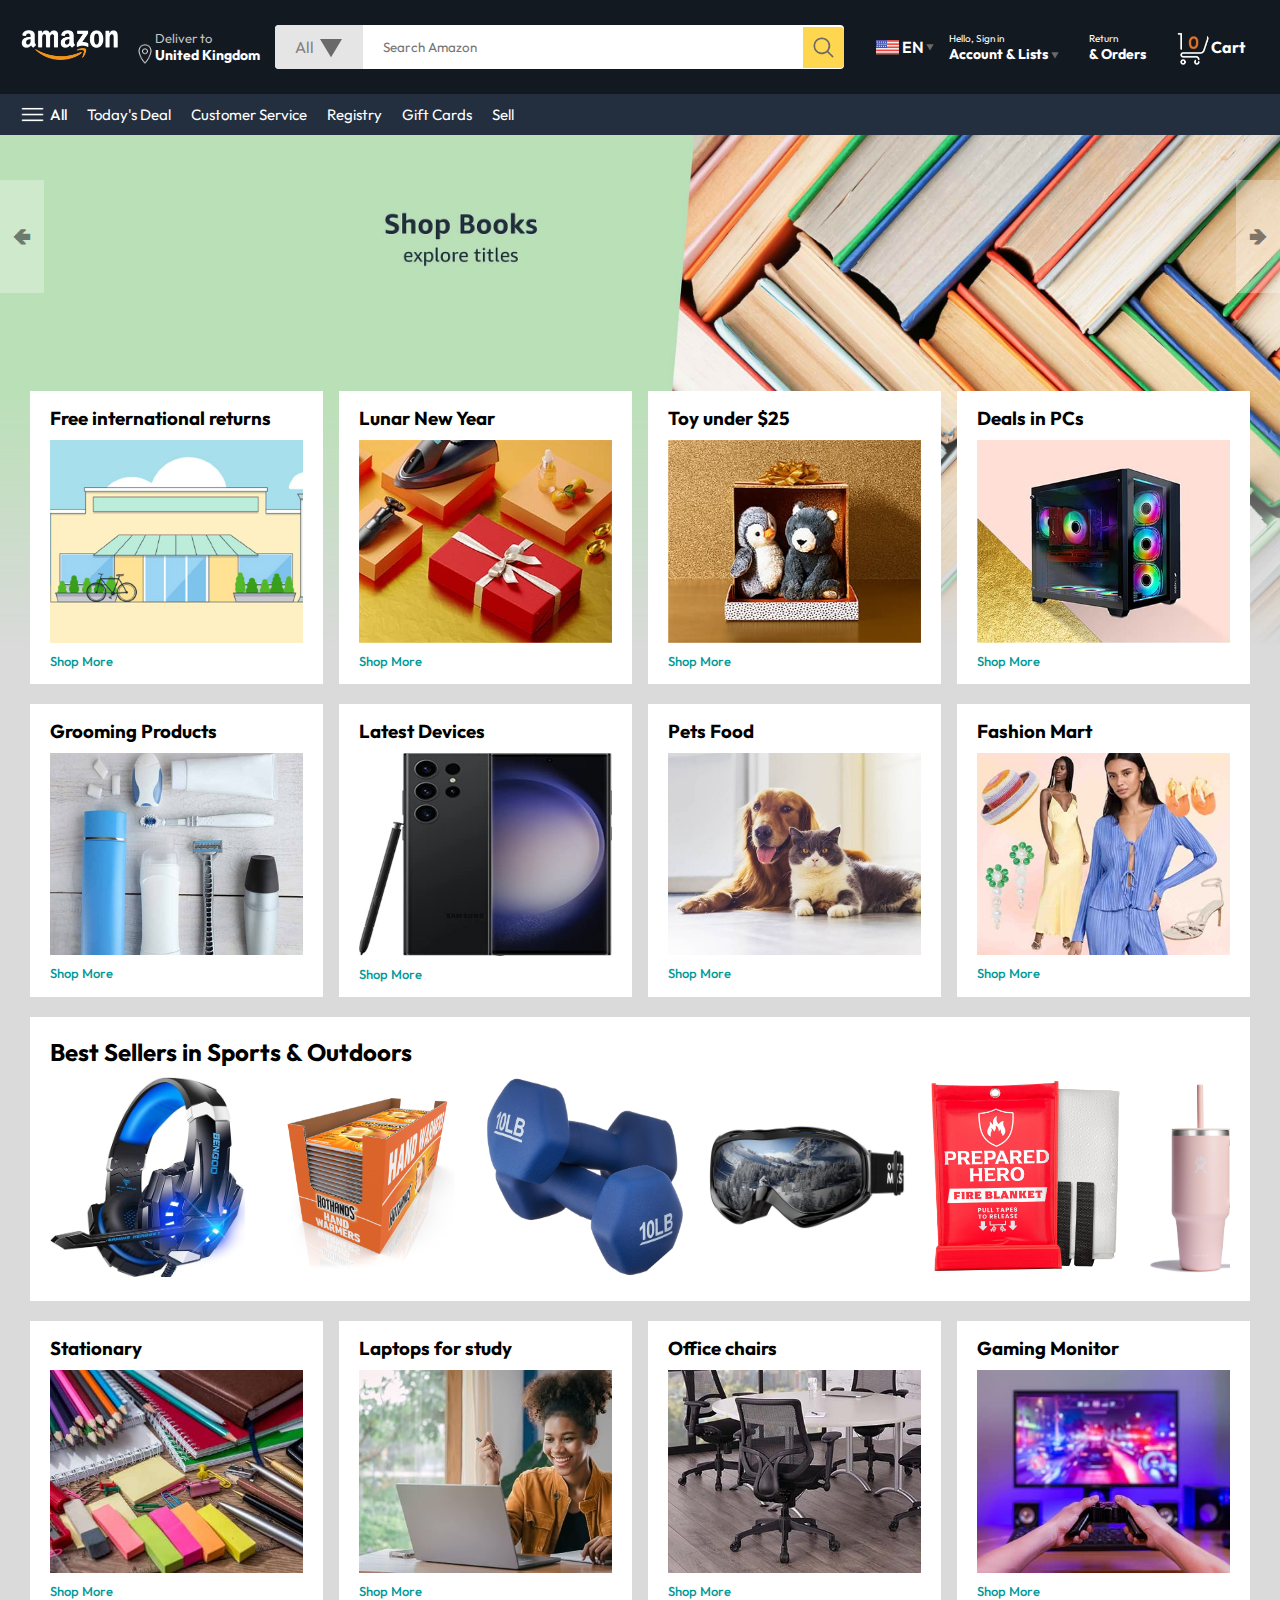
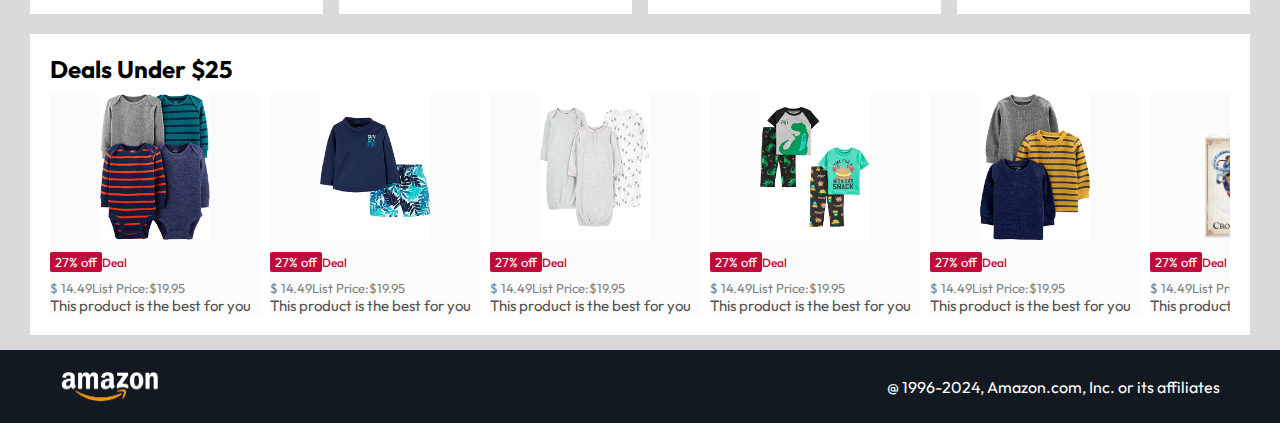
<file: index.html>
<!DOCTYPE html>
<html lang="en">
  <head>
    <meta charset="UTF-8" />
    <meta name="viewport" content="width=device-width, initial-scale=1.0" />
    <title>Amazon Clone</title>
    <link rel="stylesheet" href="style.css" />
  </head>
  <body>
    <nav>
      <a href="/"><img src="amazon_logo.png" width="100" alt="" /></a>

      <div class="nav-country">
        <img src="location_icon.png" height="20" alt="" />
        <div>
          <p>Deliver to</p>
          <h1>United Kingdom</h1>
        </div>
      </div>

      <div class="nav-search">
        <div class="nav-search-category">
          <p>All</p>
          <img src="dropdown_icon.png" alt="" />
        </div>
        <input
          type="text"
          class="nav-search-input"
          placeholder="Search Amazon"
        />
        <img src="search_icon.png" class="nav-search-icon" alt="" />
      </div>

      <div class="nav-language">
        <img src="us_flag.png" width="25px" alt="" />
        <p>EN</p>
        <img src="dropdown_icon.png" width="8px" alt="" />
      </div>

      <div class="nav-text">
        <p><a href="/signin.html">Hello, Sign in</a></p>
        <h1>
          Account & Lists <img src="dropdown_icon.png" width="8px" alt="" />
        </h1>
      </div>

      <div class="nav-text">
        <p>Return</p>
        <h1>& Orders</h1>
      </div>

      <a href="/signin.html" class="mobile-user-icon" style="display: none;">
        <img src="user.png" alt="">
      </a>
      
      <a href="/cart.html" class="nav-cart">
        <img src="cart_icon.png" width="35px" alt="" />
        <h4>Cart</h4>
      </a>
    </nav>

    <div class="nav-bottom">
      <div>
        <img src="menu_icon.png" width="25px" alt="" />
        <p>All</p>
      </div>
      <p>Today's Deal</p>
      <p>Customer Service</p>
      <p>Registry</p>
      <p>Gift Cards</p>
      <p>Sell</p>
    </div>

<div class="header-slider">
    <a href="#" class="control_prev">&#129144</a>
    <a href="#" class="control_next">&#129146</a>

    <ul>
        <img src="header1.jpg" class="header-img" alt="">
        <img src="header2.jpg" class="header-img" alt="">
        <img src="header3.jpg" class="header-img" alt="">
        <img src="header4.jpg" class="header-img" alt="">
        <img src="header5.jpg" class="header-img" alt="">
        <img src="header6.jpg" class="header-img" alt="">
    </ul>
</div>

<div class="box-row header-box">
  <div class="box-col">
    <h3>Free international returns</h3>
    <img src="box1-1.jpg" alt="">
    <a href="">Shop More</a>
  </div>
  <div class="box-col">
    <h3>Lunar New Year</h3>
    <img src="box1-2.jpg" alt="">
    <a href="">Shop More</a>
  </div>
  <div class="box-col">
    <h3>Toy under $25</h3>
    <img src="box1-3.jpg" alt="">
    <a href="">Shop More</a>
  </div>
  <div class="box-col">
    <h3>Deals in PCs</h3>
    <img src="box1-4.jpg" alt="">
    <a href="">Shop More</a>
  </div>
</div>

<div class="box-row">
  <div class="box-col">
    <h3>Grooming Products</h3>
    <img src="box2-1.jpg" alt="">
    <a href="">Shop More</a>
  </div>
  <div class="box-col">
    <h3>Latest Devices</h3>
    <img src="box2-2.jpg" alt="">
    <a href="">Shop More</a>
  </div>
  <div class="box-col">
    <h3>Pets Food</h3>
    <img src="box2-3.jpg" alt="">
    <a href="">Shop More</a>
  </div>
  <div class="box-col">
    <h3>Fashion Mart</h3>
    <img src="box2-4.jpg" alt="">
    <a href="">Shop More</a>
  </div>
</div>

<div class="product-slider">
  <h2>Best Sellers in Sports & Outdoors</h2>
  <div class="products">
    <a href="/product.html"> <img src="product_img.jpg" alt=""></a>
    <img src="product1-1.jpg" alt="">
    <img src="product1-2.jpg" alt="">
    <img src="product1-3.jpg" alt="">
    <img src="product1-4.jpg" alt="">
    <img src="product1-5.jpg" alt="">
    <img src="product1-6.jpg" alt="">
    <img src="product1-7.jpg" alt="">
    <img src="product1-8.jpg" alt="">
    <img src="product1-9.jpg" alt="">
    <img src="product1-10.jpg" alt="">
  </div>
</div>

<div class="box-row">
  <div class="box-col">
    <h3>Stationary</h3>
    <img src="box3-1.jpg" alt="">
    <a href="">Shop More</a>
  </div>
  <div class="box-col">
    <h3>Laptops for study</h3>
    <img src="box3-2.jpg" alt="">
    <a href="">Shop More</a>
  </div>
  <div class="box-col">
    <h3>Office chairs</h3>
    <img src="box3-3.jpg" alt="">
    <a href="">Shop More</a>
  </div>
  <div class="box-col">
    <h3>Gaming Monitor</h3>
    <img src="box3-4.jpg" alt="">
    <a href="">Shop More</a>
  </div>
</div>

<div class="product-slider-with-price">
  <h2>Deals Under $25</h2>
  <div class="products">
    <div class="product-card">
      <div class="product-img-container">
        <img src="product2-1.jpg" alt="">
      </div>
      <div class="product-offer">
        <p>27% off</p><span>Deal</span>
      </div>
      <p class="product-price">$ <span>14.49</span>List Price:$19.95</p>
      <h4>This product is the best for you</h4>
    </div>

    <div class="product-card">
      <div class="product-img-container">
        <img src="product2-2.jpg" alt="">
      </div>
      <div class="product-offer">
        <p>27% off</p><span>Deal</span>
      </div>
      <p class="product-price">$ <span>14.49</span>List Price:$19.95</p>
      <h4>This product is the best for you</h4>
    </div>

    <div class="product-card">
      <div class="product-img-container">
        <img src="product2-3.jpg" alt="">
      </div>
      <div class="product-offer">
        <p>27% off</p><span>Deal</span>
      </div>
      <p class="product-price">$ <span>14.49</span>List Price:$19.95</p>
      <h4>This product is the best for you</h4>
    </div>
    <div class="product-card">
      <div class="product-img-container">
        <img src="product2-4.jpg" alt="">
      </div>
      <div class="product-offer">
        <p>27% off</p><span>Deal</span>
      </div>
      <p class="product-price">$ <span>14.49</span>List Price:$19.95</p>
      <h4>This product is the best for you</h4>
    </div>
    <div class="product-card">
      <div class="product-img-container">
        <img src="product2-5.jpg" alt="">
      </div>
      <div class="product-offer">
        <p>27% off</p><span>Deal</span>
      </div>
      <p class="product-price">$ <span>14.49</span>List Price:$19.95</p>
      <h4>This product is the best for you</h4>
    </div>
    <div class="product-card">
      <div class="product-img-container">
        <img src="product2-6.jpg" alt="">
      </div>
      <div class="product-offer">
        <p>27% off</p><span>Deal</span>
      </div>
      <p class="product-price">$ <span>14.49</span>List Price:$19.95</p>
      <h4>This product is the best for you</h4>
    </div>
    <div class="product-card">
      <div class="product-img-container">
        <img src="product2-7.jpg" alt="">
      </div>
      <div class="product-offer">
        <p>27% off</p><span>Deal</span>
      </div>
      <p class="product-price">$ <span>14.49</span>List Price:$19.95</p>
      <h4>This product is the best for you</h4>
    </div>
    <div class="product-card">
      <div class="product-img-container">
        <img src="product2-8.jpg" alt="">
      </div>
      <div class="product-offer">
        <p>27% off</p><span>Deal</span>
      </div>
      <p class="product-price">$ <span>14.49</span>List Price:$19.95</p>
      <h4>This product is the best for you</h4>
    </div>
    <div class="product-card">
      <div class="product-img-container">
        <img src="product2-9.jpg" alt="">
      </div>
      <div class="product-offer">
        <p>27% off</p><span>Deal</span>
      </div>
      <p class="product-price">$ <span>14.49</span>List Price:$19.95</p>
      <h4>This product is the best for you</h4>
    </div>
    <div class="product-card">
      <div class="product-img-container">
        <img src="product2-10.jpg" alt="">
      </div>
      <div class="product-offer">
        <p>27% off</p><span>Deal</span>
      </div>
      <p class="product-price">$ <span>14.49</span>List Price:$19.95</p>
      <h4>This product is the best for you</h4>
    </div>
    <div class="product-card">
      <div class="product-img-container">
        <img src="product2-11.jpg" alt="">
      </div>
      <div class="product-offer">
        <p>27% off</p><span>Deal</span>
      </div>
      <p class="product-price">$ <span>14.49</span>List Price:$19.95</p>
      <h4>This product is the best for you</h4>
    </div>
    <div class="product-card">
      <div class="product-img-container">
        <img src="product2-12.jpg" alt="">
      </div>
      <div class="product-offer">
        <p>27% off</p><span>Deal</span>
      </div>
      <p class="product-price">$ <span>14.49</span>List Price:$19.95</p>
      <h4>This product is the best for you</h4>
    </div>
  </div>
</div>

<footer>
  <img src="amazon_logo.png" width="100" alt="">
  <p>@ 1996-2024, Amazon.com, Inc. or its affiliates</p>
</footer>



<script src="script.js"></script>
  </body>
</html>
</file>
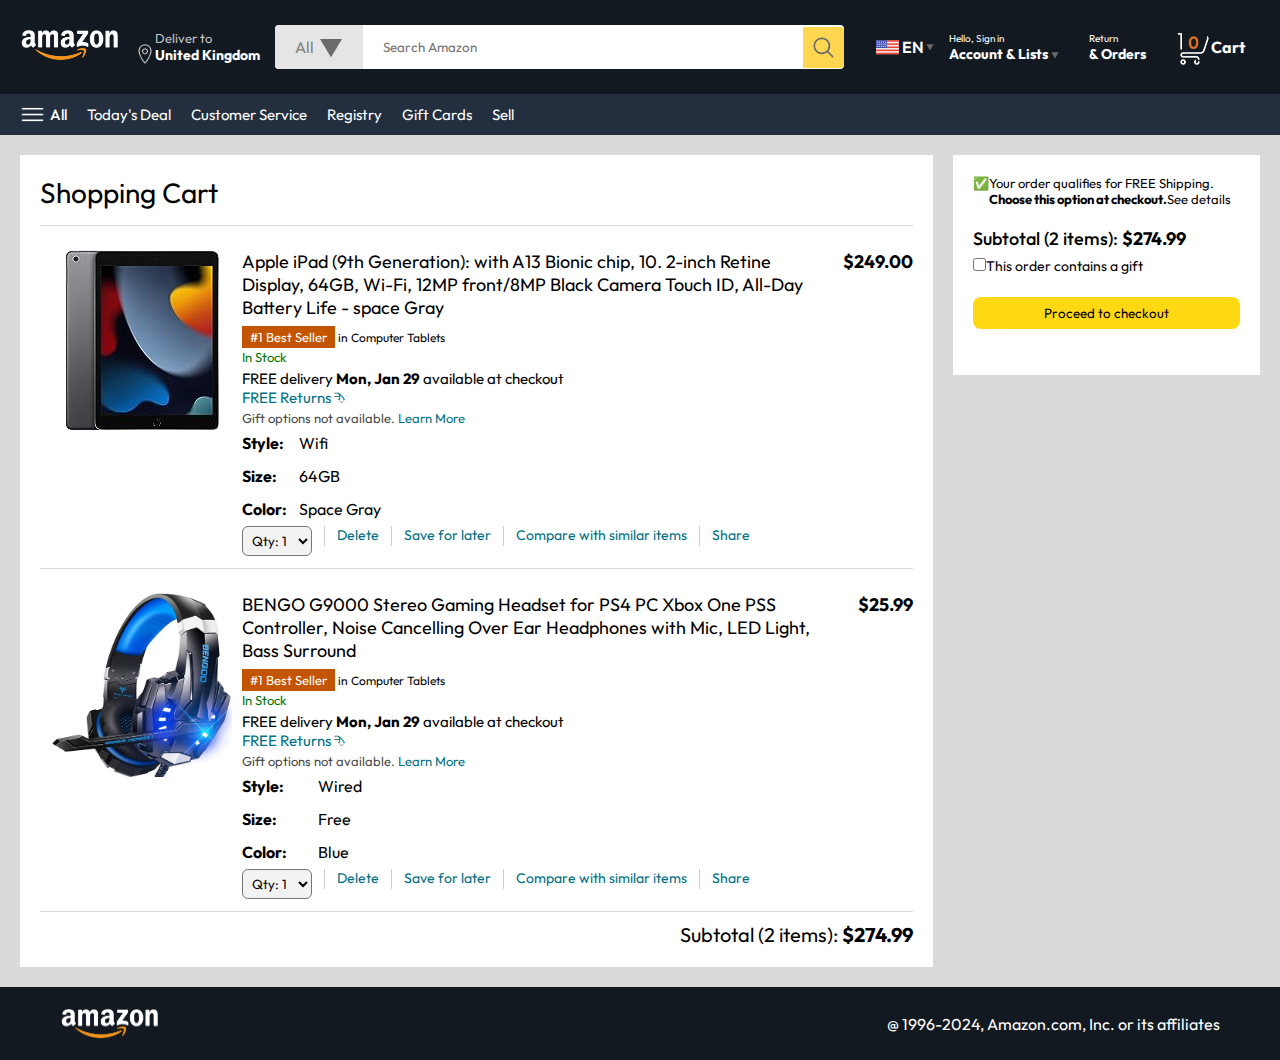
<file: cart.html>
<!DOCTYPE html>
<html lang="en">
<head>
    <meta charset="UTF-8">
    <meta name="viewport" content="width=device-width, initial-scale=1.0">
    <title>Cart</title>
    <link rel="stylesheet" href="style.css">
    <link rel="stylesheet" href="cart.css">
</head>
<body>
    <nav>
        <a href="/"><img src="amazon_logo.png" width="100" alt="" /></a>
  
        <div class="nav-country">
          <img src="location_icon.png" height="20" alt="" />
          <div>
            <p>Deliver to</p>
            <h1>United Kingdom</h1>
          </div>
        </div>
  
        <div class="nav-search">
          <div class="nav-search-category">
            <p>All</p>
            <img src="dropdown_icon.png" alt="" />
          </div>
          <input
            type="text"
            class="nav-search-input"
            placeholder="Search Amazon"
          />
          <img src="search_icon.png" class="nav-search-icon" alt="" />
        </div>
  
        <div class="nav-language">
          <img src="us_flag.png" width="25px" alt="" />
          <p>EN</p>
          <img src="dropdown_icon.png" width="8px" alt="" />
        </div>
  
        <div class="nav-text">
          <p><a href="/signin.html">Hello, Sign in</a></p>
          <h1>
            Account & Lists <img src="dropdown_icon.png" width="8px" alt="" />
          </h1>
        </div>
  
        <div class="nav-text">
          <p>Return</p>
          <h1>& Orders</h1>
        </div>

        <a href="/signin.html" class="mobile-user-icon" style="display: none;">
          <img src="user.png" alt="">
        </a>
        
        <a href="" class="nav-cart">
          <img src="cart_icon.png" width="35px" alt="" />
          <h4>Cart</h4>
        </a>
      </nav>
  
      <div class="nav-bottom">
        <div>
          <img src="menu_icon.png" width="25px" alt="" />
          <p>All</p>
        </div>
        <p>Today's Deal</p>
        <p>Customer Service</p>
        <p>Registry</p>
        <p>Gift Cards</p>
        <p>Sell</p>
      </div>


<div class="cart">
    <div class="cart-left">
        <h1>Shopping Cart</h1>
        <hr>
        <div class="product-cart-list">
            <img src="ipad_img.jpg" alt="" width="180px">
            <div>
                <div class="product-cart-titleprice">
                    <p>Apple iPad (9th Generation): with A13 Bionic chip, 10.
                        2-inch Retine Display, 64GB, Wi-Fi, 12MP front/8MP Black
                        Camera Touch ID, All-Day Battery Life - space Gray 
                    </p><p><b>$249.00</b></p>
                </div>
                <p class="product-cart-bestseller"> <span>#1 Best Seller</span> in Computer Tablets</p>
                <p class="product-cart-stock">In Stock</p>
                <p class="product-cart-delivery">FREE delivery <b>Mon, Jan 29 </b>available at checkout</p>
                <p class="product-cart-return">FREE Returns &#11191</p>
                <p class="product-cart-giftoption">Gift options not available. <span>Learn More</span> </p>

<div class="product-cart-specs">
  <p><b>Style:</b></p><p>Wifi</p>
  <p><b>Size:</b></p><p>64GB</p>
  <p><b>Color:</b></p><p>Space Gray</p>
</div>

<div class="cart-list-action">
  <select>
    <option value="1">Qty: 1</option>
    <option value="2">Qty: 2</option>
    <option value="3">Qty: 3</option>
    <option value="4">Qty: 4</option>
    <option value="5">Qty: 5</option>
  </select>
  <hr>
  <p class="action-btn">Delete</p>
  <hr>
  <p class="action-btn">Save for later</p>
  <hr>
  <p class="action-btn">Compare with similar items</p>
  <hr>
  <p class="action-btn">Share</p>

</div>
</div>
</div>
<hr>
        <div class="product-cart-list">
          <img src="product_img.jpg" alt="" width="180px">
          <div>
              <div class="product-cart-titleprice">
                  <p>BENGO G9000 Stereo Gaming Headset for PS4 PC Xbox One PSS
                    Controller, Noise Cancelling Over Ear Headphones with Mic, LED
                    Light, Bass Surround</p>
                    <p><b>$25.99</b></p>
              </div>
              <p class="product-cart-bestseller"> <span>#1 Best Seller</span> in Computer Tablets</p>
              <p class="product-cart-stock">In Stock</p>
              <p class="product-cart-delivery">FREE delivery <b>Mon, Jan 29 </b>available at checkout</p>
              <p class="product-cart-return">FREE Returns &#11191</p>
              <p class="product-cart-giftoption">Gift options not available. <span>Learn More</span> </p>

<div class="product-cart-specs">
<p><b>Style:</b></p><p>Wired</p>
<p><b>Size:</b></p><p>Free</p>
<p><b>Color:</b></p><p>Blue</p>
</div>

<div class="cart-list-action">
<select>
  <option value="1">Qty: 1</option>
  <option value="2">Qty: 2</option>
  <option value="3">Qty: 3</option>
  <option value="4">Qty: 4</option>
  <option value="5">Qty: 5</option>
</select>
<hr>
<p class="action-btn">Delete</p>
<hr>
<p class="action-btn">Save for later</p>
<hr>
<p class="action-btn">Compare with similar items</p>
<hr>
<p class="action-btn">Share</p>

</div>
</div>
</div>
<hr>

<div class="cart-list-subtotal">
  Subtotal (2 items): <b>$274.99</b>
</div>
    </div>

    <div class="cart-right">
      <div class="cart-free-delivery">
        <p>&#x2705</p>
        <p>Your order qualifies for FREE Shipping. <b>Choose this option at checkout.</b>See details</p>
      </div>
      <p class="cart-subtotal"> Subtotal (2 items): <b>$274.99</b></p>
      <p class="cart-right-gift"><input type="checkbox">This order contains a gift</p>
      <button>Proceed to checkout</button>
    </div>
</div>
<footer>
  <img src="amazon_logo.png" width="100" alt="">
  <p>@ 1996-2024, Amazon.com, Inc. or its affiliates</p>
</footer>    
</body>
</html>
</file>
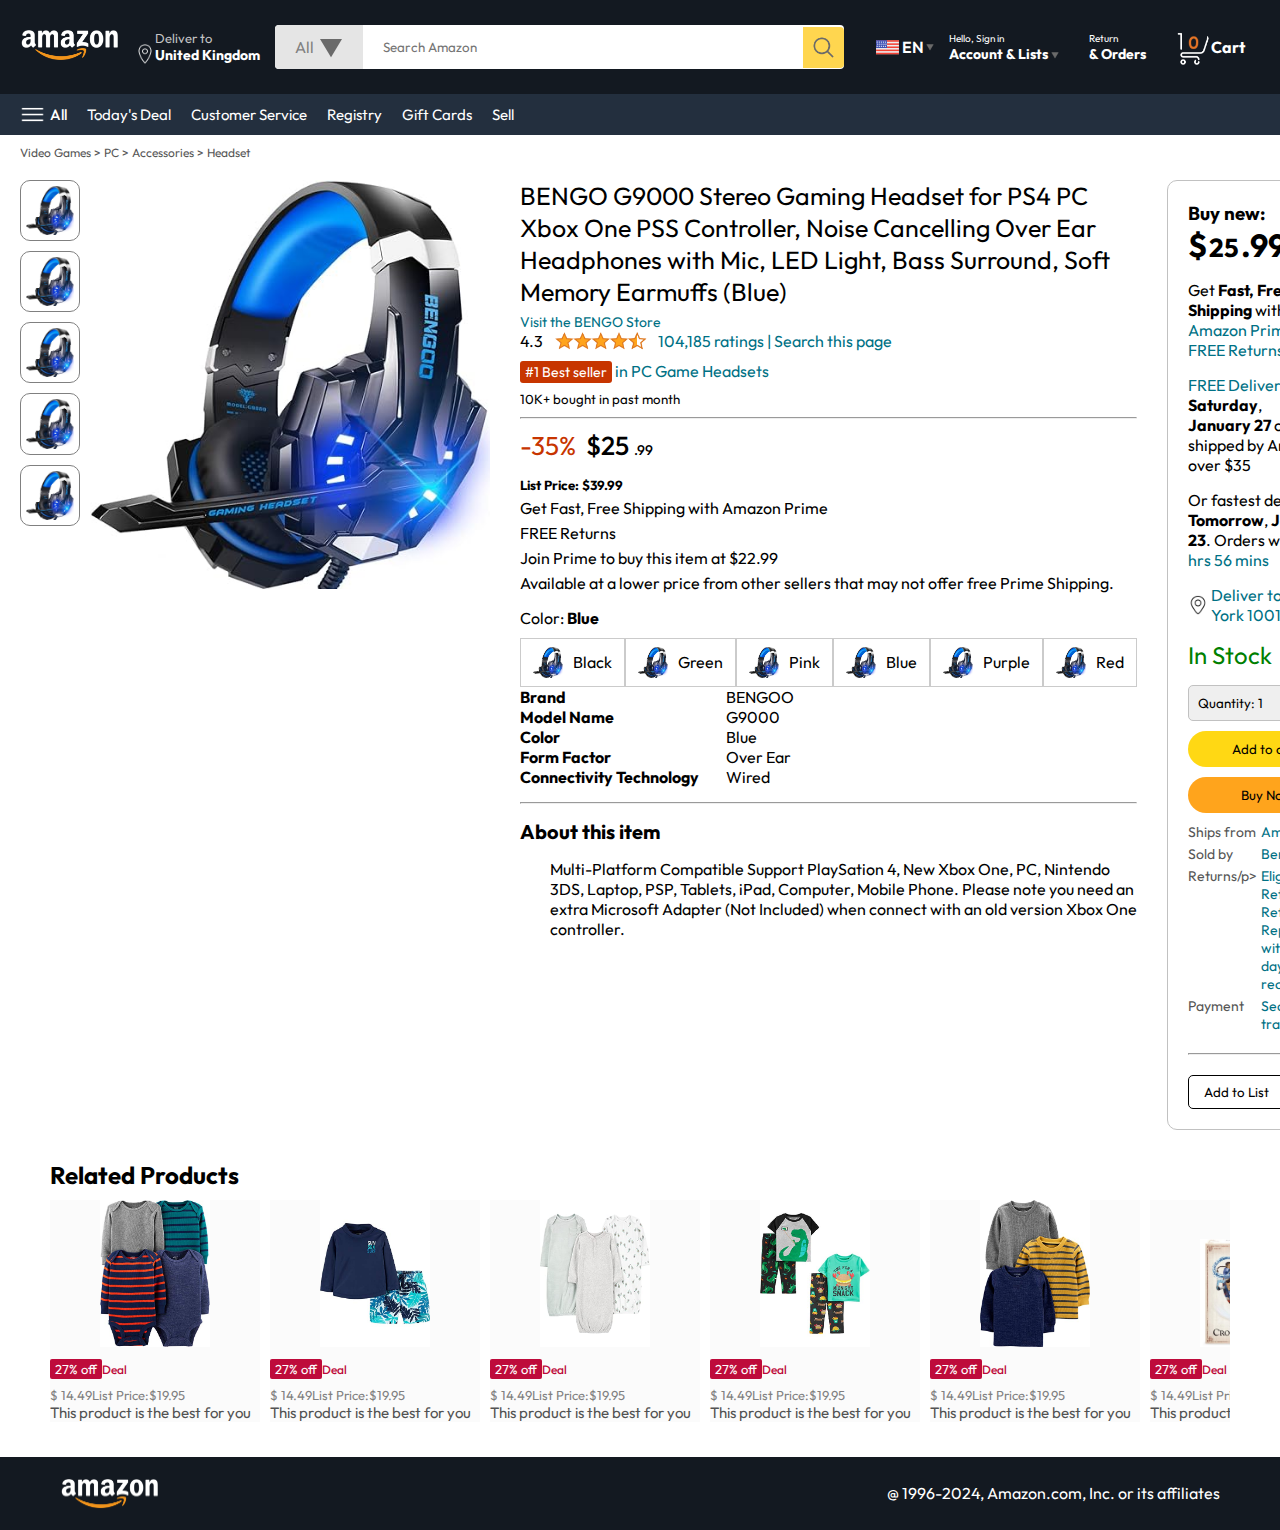
<file: product.html>
<!DOCTYPE html>
<html lang="en">
<head>
    <meta charset="UTF-8">
    <meta name="viewport" content="width=device-width, initial-scale=1.0">
    <title>Product Page</title>
    <link rel="stylesheet" href="style.css">
    <link rel="stylesheet" href="product.css">
</head>
<body>
    <nav>
        <a href="/"><img src="amazon_logo.png" width="100" alt="" /></a>
  
        <div class="nav-country">
          <img src="location_icon.png" height="20" alt="" />
          <div>
            <p>Deliver to</p>
            <h1>United Kingdom</h1>
          </div>
        </div>
  
        <div class="nav-search">
          <div class="nav-search-category">
            <p>All</p>
            <img src="dropdown_icon.png" alt="" />
          </div>
          <input
            type="text"
            class="nav-search-input"
            placeholder="Search Amazon"
          />
          <img src="search_icon.png" class="nav-search-icon" alt="" />
        </div>
  
        <div class="nav-language">
          <img src="us_flag.png" width="25px" alt="" />
          <p>EN</p>
          <img src="dropdown_icon.png" width="8px" alt="" />
        </div>
  
        <div class="nav-text">
          <p><a href="/signin.html">Hello, Sign in</a></p>
          <h1>
            Account & Lists <img src="dropdown_icon.png" width="8px" alt="" />
          </h1>
        </div>
  
        <div class="nav-text">
          <p>Return</p>
          <h1>& Orders</h1>
        </div>
          
      <a href="/signin.html" class="mobile-user-icon" style="display: none;">
        <img src="user.png" alt="">
      </a>

        <a href="/cart.html" class="nav-cart">
          <img src="cart_icon.png" width="35px" alt="" />
          <h4>Cart</h4>
        </a>
      </nav>

      
    <div class="nav-bottom">
        <div>
          <img src="menu_icon.png" width="25px" alt="" />
          <p>All</p>
        </div>
        <p>Today's Deal</p>
        <p>Customer Service</p>
        <p>Registry</p>
        <p>Gift Cards</p>
        <p>Sell</p>
      </div>

<p class="breadcrum">Video Games > PC > Accessories > Headset</p>

<div class="product-display">
    <div class="product-d-image">
        <div class="product-icons">
            <img src="product_img.jpg" alt="" width="60">
            <img src="product_img.jpg" alt="" width="60">
            <img src="product_img.jpg" alt="" width="60">
            <img src="product_img.jpg" alt="" width="60">
            <img src="product_img.jpg" alt="" width="60">
        </div>
        <div class="product-main-image">
            <img src="product_img.jpg" alt="" width="400">
        </div>
    </div>
    <div class="product-d-details">
        <p class="product-title">
            BENGO G9000 Stereo Gaming Headset for PS4 PC Xbox One PSS
            Controller, Noise Cancelling Over Ear Headphones with Mic, LED
            Light, Bass Surround, Soft Memory Earmuffs (Blue)
        </p>
        <p class="brand-store">Visit the BENGO Store </p>
        <div class="product-rating">
            <div>
                <div>4.3 <img src="rating_img.png" height="20px" alt=""></div>
            <p>104,185 ratings | Search this page</p>
        </div>
        <p><span>#1 Best seller</span> in PC Game Headsets</p>
        <h5>10K+ bought in past month</h5>
        <hr>
    </div>
<div class="product-d-price">
    <div>
        <p>-35%</p>
        <h1>$25 <span>.99</span></h1>
    </div>
    <h5>List Price: $39.99</h5>
    <p>Get Fast, Free Shipping with Amazon Prime</p>
    <p>FREE Returns</p>
    <p>Join Prime to buy this item at $22.99</p>
    <p>Available at a lower price from other sellers that may not 
        offer free Prime Shipping.
    </p>
</div>

<div class="product-color-selection">
    <p>Color: <b>Blue</b></p>
    <div class="product-color-option">
        <div class="option">
            <img src="product_img.jpg" width="30px" alt="">
            <p>Black</p>
        </div>
        <div class="option">
            <img src="product_img.jpg" width="30px" alt="">
            <p>Green</p>
        </div>
        <div class="option">
            <img src="product_img.jpg" width="30px" alt="">
            <p>Pink</p>
        </div>
        <div class="option">
            <img src="product_img.jpg" width="30px" alt="">
            <p>Blue</p>
        </div>
        <div class="option">
            <img src="product_img.jpg" width="30px" alt="">
            <p>Purple</p>
        </div>
        <div class="option">
            <img src="product_img.jpg" width="30px" alt="">
            <p>Red</p>
        </div>
    </div>
    <div class="product-info">
        <p><b>Brand</b></p><p>BENGOO</p>
        <p><b>Model Name</b></p><p>G9000</p>
        <p><b>Color</b></p><p>Blue</p>
        <p><b>Form Factor</b></p><p>Over Ear</p>
        <p><b>Connectivity Technology</b></p><p>Wired</p>
    </div>
    <hr>
    <div class="product-description">
      <h1>About this item</h1>
      <ul>
        Multi-Platform Compatible Support PlaySation 4, New
          Xbox One, PC, Nintendo 3DS, Laptop, PSP, Tablets, iPad,
          Computer, Mobile Phone. Please note you need an extra 
          Microsoft Adapter (Not Included) when connect with an old
          version Xbox One controller.
      </ul>
    </div>
</div>
</div>

    <div class="product-d-purchase">
      <div class="title">
        <h3>Buy new:</h3><img src="circle_icon.png" width="20px" alt="">
      </div>
      <h1 class="price">$<span>25</span>.99</h1>
      
      <div class="gap">
        <p>Get <b>Fast, Free Shipping </b>with <span>Amazon Prime</span></p>
        <p><span>FREE Returns</span></p>
      </div>

      <div class="gap">
        <p><span>FREE Delivery</span> <b>Saturday</b>, </p>
        <p><b>January 27</b> on orders shipped by Amazon over $35</p>
      </div>

      <div class="gap">
        <p>Or fastest delivery <b>Tomorrow</b>, <b>January 23</b>. Orders
        within <span>10 hrs 56 mins</span></p>
      </div>

      <div class="delivery-location">
        <img src="location_icon_dark.png" alt="" width="20px">
        <p><span>Deliver to New York 10014</span></p>
      </div>
<h2 class="product-stock">In Stock</h2>
<select class="product-quantity">
  <option value="1">Quantity: 1</option>
  <option value="1">Quantity: 2</option>
  <option value="1">Quantity: 3</option>
</select>

<button class="btn">Add to cart</button>
<button class="btn product-buy">Buy Now</button>

<div class="product-seller-info">
  <p>Ships from</p> <p> <span>Amazon</span></p>
  <p>Sold by</p> <p> <span>Bengo Inc.</span></p>
  <p>Returns/p> <p> <span>Eligible for Return, Refund or
    Replacement within 30 days of receipt
  </span></p>
  <p>Payment</p> <p> <span>Secure transaction</span></p>
</div>
<hr>
<button class="product-add-list">Add to List</button>
    </div>
    </div>

    <div class="product-slider-with-price">
      <h2>Related Products</h2>
      <div class="products">
        <div class="product-card">
          <div class="product-img-container">
            <img src="product2-1.jpg" alt="">
          </div>
          <div class="product-offer">
            <p>27% off</p><span>Deal</span>
          </div>
          <p class="product-price">$ <span>14.49</span>List Price:$19.95</p>
          <h4>This product is the best for you</h4>
        </div>
    
        <div class="product-card">
          <div class="product-img-container">
            <img src="product2-2.jpg" alt="">
          </div>
          <div class="product-offer">
            <p>27% off</p><span>Deal</span>
          </div>
          <p class="product-price">$ <span>14.49</span>List Price:$19.95</p>
          <h4>This product is the best for you</h4>
        </div>
    
        <div class="product-card">
          <div class="product-img-container">
            <img src="product2-3.jpg" alt="">
          </div>
          <div class="product-offer">
            <p>27% off</p><span>Deal</span>
          </div>
          <p class="product-price">$ <span>14.49</span>List Price:$19.95</p>
          <h4>This product is the best for you</h4>
        </div>
        <div class="product-card">
          <div class="product-img-container">
            <img src="product2-4.jpg" alt="">
          </div>
          <div class="product-offer">
            <p>27% off</p><span>Deal</span>
          </div>
          <p class="product-price">$ <span>14.49</span>List Price:$19.95</p>
          <h4>This product is the best for you</h4>
        </div>
        <div class="product-card">
          <div class="product-img-container">
            <img src="product2-5.jpg" alt="">
          </div>
          <div class="product-offer">
            <p>27% off</p><span>Deal</span>
          </div>
          <p class="product-price">$ <span>14.49</span>List Price:$19.95</p>
          <h4>This product is the best for you</h4>
        </div>
        <div class="product-card">
          <div class="product-img-container">
            <img src="product2-6.jpg" alt="">
          </div>
          <div class="product-offer">
            <p>27% off</p><span>Deal</span>
          </div>
          <p class="product-price">$ <span>14.49</span>List Price:$19.95</p>
          <h4>This product is the best for you</h4>
        </div>
        <div class="product-card">
          <div class="product-img-container">
            <img src="product2-7.jpg" alt="">
          </div>
          <div class="product-offer">
            <p>27% off</p><span>Deal</span>
          </div>
          <p class="product-price">$ <span>14.49</span>List Price:$19.95</p>
          <h4>This product is the best for you</h4>
        </div>
        <div class="product-card">
          <div class="product-img-container">
            <img src="product2-8.jpg" alt="">
          </div>
          <div class="product-offer">
            <p>27% off</p><span>Deal</span>
          </div>
          <p class="product-price">$ <span>14.49</span>List Price:$19.95</p>
          <h4>This product is the best for you</h4>
        </div>
        <div class="product-card">
          <div class="product-img-container">
            <img src="product2-9.jpg" alt="">
          </div>
          <div class="product-offer">
            <p>27% off</p><span>Deal</span>
          </div>
          <p class="product-price">$ <span>14.49</span>List Price:$19.95</p>
          <h4>This product is the best for you</h4>
        </div>
        <div class="product-card">
          <div class="product-img-container">
            <img src="product2-10.jpg" alt="">
          </div>
          <div class="product-offer">
            <p>27% off</p><span>Deal</span>
          </div>
          <p class="product-price">$ <span>14.49</span>List Price:$19.95</p>
          <h4>This product is the best for you</h4>
        </div>
        <div class="product-card">
          <div class="product-img-container">
            <img src="product2-11.jpg" alt="">
          </div>
          <div class="product-offer">
            <p>27% off</p><span>Deal</span>
          </div>
          <p class="product-price">$ <span>14.49</span>List Price:$19.95</p>
          <h4>This product is the best for you</h4>
        </div>
        <div class="product-card">
          <div class="product-img-container">
            <img src="product2-12.jpg" alt="">
          </div>
          <div class="product-offer">
            <p>27% off</p><span>Deal</span>
          </div>
          <p class="product-price">$ <span>14.49</span>List Price:$19.95</p>
          <h4>This product is the best for you</h4>
        </div>
      </div>
    </div>

    <footer>
      <img src="amazon_logo.png" width="100" alt="">
      <p>@ 1996-2024, Amazon.com, Inc. or its affiliates</p>
    </footer>


<script>
  const scrollContainer = document.querySelectorAll('.products');
for (const item of scrollContainer){
    item.addEventListener('wheel',(evt)=>{
        evt.preventDefault();
        item.scrollLeft += evt.deltaY;
    })
}
</script>
</body>
</html>
</file>
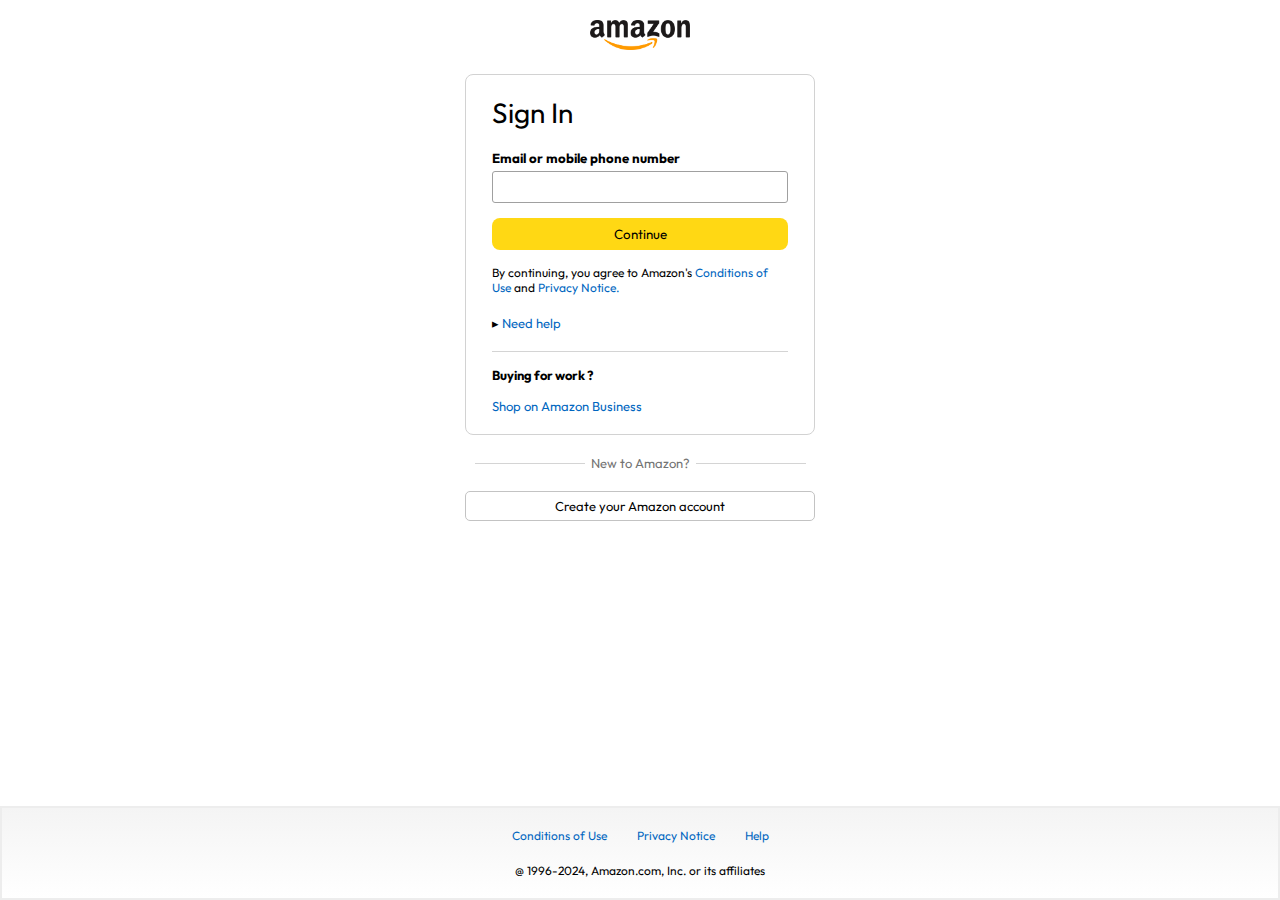
<file: signin.html>
<!DOCTYPE html>
<html lang="en">
<head>
    <meta charset="UTF-8">
    <meta name="viewport" content="width=device-width, initial-scale=1.0">
    <title>Sign In</title>
    <link rel="stylesheet" href="signin.css">
</head>
<body>
    <a href="/"><img class="logo" src="amazon_logo_dark.png" alt="" width="100px"></a>
    <div class="signin-container">
        <h1 class="signin-title">Sign In</h1>
        <h5 class="input-label">Email or mobile phone number</h5>
        <input type="text">
        <button>Continue</button>
        <p class="signin-condition">By continuing, you agree to Amazon's <span>Conditions of Use </span> 
            and <span>Privacy Notice.</span></p>
            <p class="sign-help">&#9656 <span>Need help</span></p>
            <hr>
            <h4>Buying for work ?</h4>
            <p class="signin-business"><span>Shop on Amazon Business</span></p>
    </div>

    <div class="signin-bottom">
        <hr>
        <p>New to Amazon?</p>
        <hr>
    </div>
    <a href="/signup.html"><button class="sign-signup-btn">Create your Amazon account</button></a>
    

    <footer>
        <div class="footer-links">
            <a href="#">Conditions of Use</a>
            <a href="#">Privacy Notice</a>
            <a href="#">Help</a>
        </div>
        <p class="footer-copyright">@ 1996-2024, Amazon.com, Inc. or its affiliates</p>
    </footer>
</body>
</html>
</file>
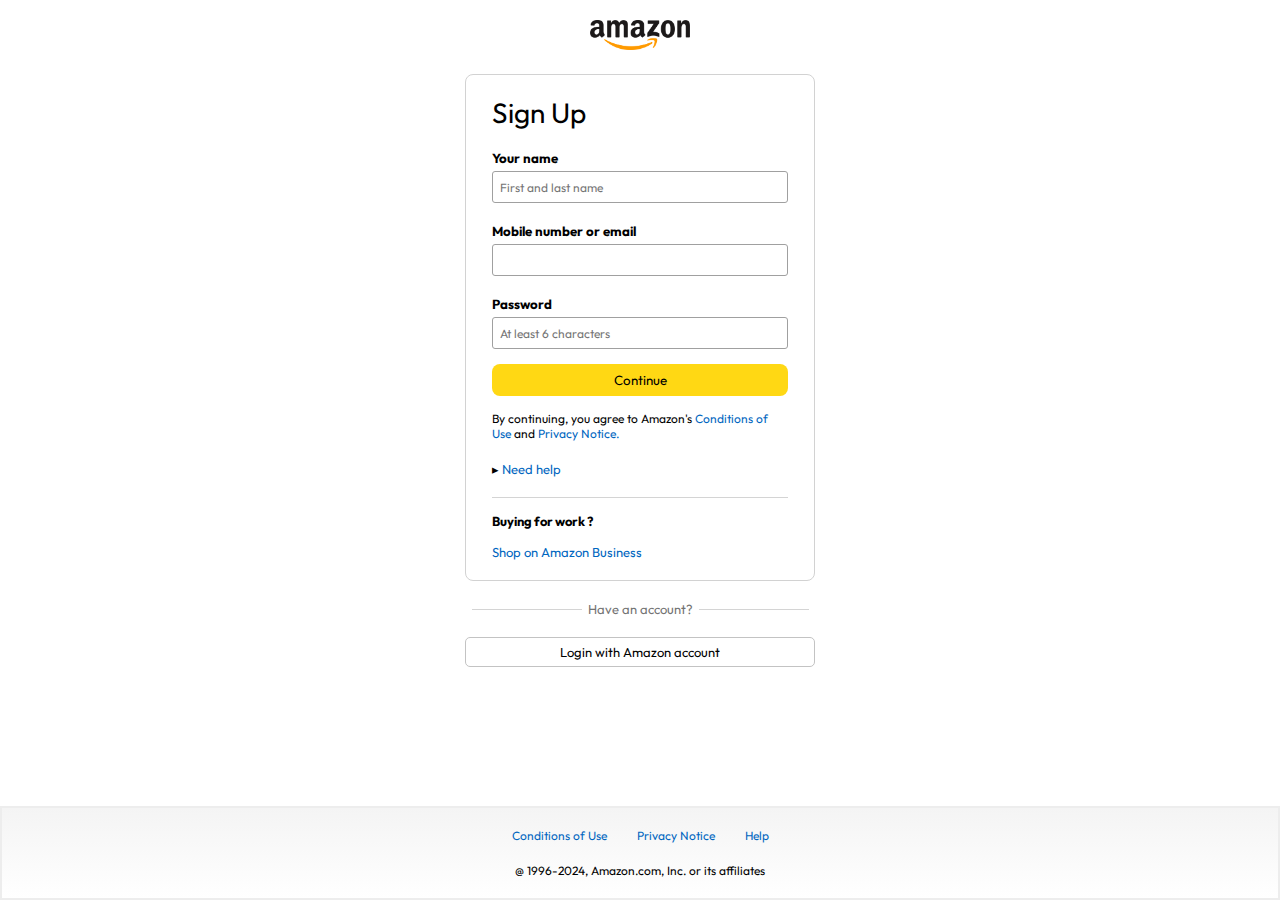
<file: signup.html>
<!DOCTYPE html>
<html lang="en">
<head>
    <meta charset="UTF-8">
    <meta name="viewport" content="width=device-width, initial-scale=1.0">
    <title>Sign Up</title>
    <link rel="stylesheet" href="signin.css">
</head>
<body>
    <a href="/"><img class="logo" src="amazon_logo_dark.png" alt="" width="100px"></a>
    <div class="signin-container">
        <h1 class="signin-title">Sign Up</h1>
        <h5 class="input-label">Your name</h5>
        <input type="text" placeholder="First and last name">
        <h5 class="input-label">Mobile number or email</h5>
        <input type="text">
        <h5 class="input-label">Password</h5>
        <input type="password" placeholder="At least 6 characters">
        <button>Continue</button>
        <p class="signin-condition">By continuing, you agree to Amazon's <span>Conditions of Use </span> 
            and <span>Privacy Notice.</span></p>
            <p class="sign-help">&#9656 <span>Need help</span></p>
            <hr>
            <h4>Buying for work ?</h4>
            <p class="signin-business"><span>Shop on Amazon Business</span></p>
    </div>

    <div class="signin-bottom">
        <hr>
        <p>Have an account?</p>
        <hr>
    </div>
    <a href="/signin.html"><button class="sign-signup-btn">Login with Amazon account</button></a>
    

    <footer>
        <div class="footer-links">
            <a href="#">Conditions of Use</a>
            <a href="#">Privacy Notice</a>
            <a href="#">Help</a>
        </div>
        <p class="footer-copyright">@ 1996-2024, Amazon.com, Inc. or its affiliates</p>
    </footer>
    
</body>
</html>
</file>
<file: style.css>
@import url('https://fonts.googleapis.com/css2?family=Outfit:wght@100..900&display=swap');
*{
    margin: 0;
    padding: 0;
    font-family: Outfit;
    box-sizing: border-box;
}
body{
    background: #dadada;
}
a{
    text-decoration: none;
    color: inherit;
}
nav{
    display: flex;
    align-items: center;
    justify-content: space-between;
    background: #131921;
    padding: 10px 20px;
    color: #fff;
}
.nav-country{
    display: flex;
    align-items: end;
    margin-left: 15px;
    font-size: 13px;
    color: #c4c4c4;
}
.nav-country h1{
    color: #fff;
    font-size: 14px;
}

.nav-search{
    flex: 1;
    display: flex;
    align-items: center;
    background: #fff;
    color: gray;
    max-width: 1000px;
    border-radius: 4px;
    margin: 15px;
}
.nav-search-category{
    display: flex;
    align-items: center;
    padding: 10px 20px;
    gap: 5px;
    background: #e5e5e5;
    border-radius: 4px 0 0 4px;
}
.nav-search-input{
    border: none;
    outline: none;
    padding-left: 20px;
    width: 100%;
}
.nav-search-icon{
    max-width: 41px;
    padding: 8px;
    background: #ffd64f;
    border-radius: 0 4px 4px 0;
}
.nav-language{
    display: flex;
    align-items: center;
    gap: 2px;
    font-weight: 600;
    margin-left: 16px;
}
.nav-text{
    margin: 15px;

}
.nav-text p{
    font-size: 10px;
}
.nav-text h1{
    font-size: 14px;
}
.nav-cart{
    display: flex;
    align-items: center;
    margin: 0px 15px;
}
.nav-bottom{
    display: flex;
    align-items: center;
    gap: 20px;
    padding: 8px 20px;
    background: #232f3e;
    color: #fff;
    font-size: 15px;
}
.nav-bottom div{
    display: flex;
    align-items: center;
    gap: 5px;
    font-weight: 500;

}
.header-slider ul{
    display: flex;
    overflow-y: hidden;
    
}
.header-img{
    max-width: 100%;
    mask-image: linear-gradient(to bottom,#000000 50%, transparent 100%);
}
.header-slider a{
    position: absolute;
    top: 20%;
    z-index: 1;
    padding: 5vh 1vw;
    background: #ffffff4f;
    color: #0000007b;
    text-decoration: none;
    font-weight: 600;
    font-size: 18px;
    cursor: pointer;
}
.control_next{
    right: 0;
}
.box-row{
    display: flex;
    flex-wrap: wrap;
    row-gap: 20px;
    justify-content: space-between;
    margin: 20px 30px;
}
.box-col{
    display: flex;
    flex-direction: column;
    gap: 10px;
    padding: 15px 20px;
    background: #fff;
    max-width: 24%;
    min-height: 200px;
    z-index: 1;
}
.box-col a{
    font-size: 13px;
    color: #009999;
    font-weight: 500;
}
.header-box{
    margin-top: -20vw;
}
.product-slider{
    background: #fff;
    margin: 0 30px;
    padding: 20px;
    margin-bottom: 15px;
}
.product-slider .products{
    display: flex;
    overflow-x: auto;
    gap: 20px;
    margin-top: 10px;
}
.product-slider img{
    max-width: 200px;
    max-height: 200px;

}
.product-slider .products::-webkit-scrollbar{
    display: none;
}
.product-slider-with-price{
    background: #fff;
    margin: 0 30px;
    padding: 20px;
    margin-bottom: 15px;
}
.product-slider-with-price .products{
    display: flex;
    overflow-x: auto;
    gap: 10px;
    margin-top: 10px;
}
.product-slider-with-price .products::-webkit-scrollbar{
    display: none;
}
.product-card{
    display: flex;
    justify-content: end;
    flex-direction: column;
    min-width: 210px;
    background: #fbfbfb;
}
.product-card img{
    width: 110px;
    margin: 0 50px;
}
.product-offer p{
    background: #be0b3b;
    color: #fff;
    display: inline-block;
    padding: 2px 5px;
    border-radius: 2px;
    margin: 8px 0;
    font-size: 13px;
}
.product-offer span{
    color: #be0b3b;
    font-weight: 500;
    font-size: 12px;
}
.product-price{
    color: gray;
    font-size: 13px;
}
.product-card h4{
    color: #525252;
    font-size: 15px;
    font-weight: 400;
}
footer{
    display: flex;
    justify-content: space-between;
    align-items: center;
    color: #fff;
    background: #131921;
    padding:20px 60px;
}

/*------media query-----*/
@media only screen and (max-width: 900px){
    nav{
        flex-wrap: wrap;
    }
    .nav-search{
        order: 7;
        margin: 15px 0 5px;
        min-width: 300px;
    }
    .box-col{
        max-width: 48%;
    }
}
@media only screen and (max-width: 600px){
    .nav-country{
        display: none;
    }
    .nav-language{
        display: none;
    }
    .nav-text{
        display: none;
    }
    .nav-bottom{
        font-size: 13px;
        gap: 10px;
        overflow-x: scroll;
    }
    .nav-bottom::-webkit-scrollbar{
        display: none;
    }
    .nav-bottom p{
        text-wrap: nowrap;
    }
    .mobile-user-icon{
        display: flex !important;
        flex: 1;
        justify-content: flex-end;

    }
    .mobile-user-icon img{
        width: 25px;
    }
    .nav-cart h4{
        display: none;
    }
    .nav-cart img{
        width: 25px;
    }
    .header-slider a{
        top: 24%;
        padding: 2vh 1vw;
        font-size: 15px;
    }
    .box-col{
        max-width: 100%;
        width: 100%;
    }
    footer{
        justify-content: center;
        flex-direction: column;
        font-size: 14px;
    }


}
</file>
<file: cart.css>
.cart{
    display: flex;
    gap: 20px;
    margin: 20px;
}
.cart-left{
    background: white;
    padding: 20px;
}
.cart-left h1{
    font-size: 28px;
    font-weight: 400;
    margin-bottom: 15px;
}
.cart-left hr{
    border: none;
    height: 1px;
    background: #dadada;
}
.product-cart-list{
    display: flex;
    align-items: start;
    gap: 10px;
    padding: 24px 0 12px 12px;
}
.product-cart-titleprice{
    display: flex;
    gap: 20px;
    font-size: 18px;
}
.product-cart-bestseller{
    font-size: 12px;
    margin-top: 10px;
}
.product-cart-bestseller span{
    font-size: 13px;
    background: #c45500;
    color: white;
    padding: 3px 8px;
}
.product-cart-stock{
    font-size: 13px;
    color: #007600;
    margin: 4px 0;
}
.product-cart-delivery{
    font-size: 15px;
}
.product-cart-return{
    font-size: 15px;
    color: #007185;
    font-weight: 400;
}
.product-cart-giftoption{
    color: #494949;
    font-size: 13px;
    margin: 3px 0;
}
.product-cart-giftoption span{
    color: #007185;
}
.product-cart-specs{
    max-width: 150px;
    display: grid;
    grid-template-columns: auto auto;
    row-gap: 13px;
    margin: 7px 0;
}
.cart-list-action{
    display: flex;
    gap: 12px;
    font-size: 14px;
    color: #007185;
}
.cart-list-action hr{
    height: 20px;
    width: 1px;
    background: #cfcfcf;
}
.cart-list-action select{
    padding: 5px;
    border-radius: 6px;
    background: #f3f3f3;
}
.cart-list-subtotal{
    text-align: right;
    font-size: 20px;
    margin-top: 10px;
}
.cart-right{
    background: white;
    padding: 20px;
    max-height: 220px;
    min-width: 280px;
}
.cart-free-delivery{
    display: flex;
    font-size: 13px;
}
.cart-subtotal{
    margin-top: 20px;
    font-size: 18px;
    font-weight: 500;
}
.cart-right-gift{
    margin: 7px 0;
    font-size: 14px;
}
.cart-right button{
    width: 100%;
    height: 32px;
    margin: 15px 0;
    background: #ffd814;
    border: none;
    border-radius: 8px;
    cursor: pointer;
}
.cart-right button:hover{
    background: #ebc712;
}
/*------media query-----*/
@media only screen and (max-width: 900px){
    .cart{
        flex-wrap: wrap;
    }
}
/*------media query-----*/
@media only screen and (max-width: 600px){
    .product-cart-list{
        padding: 24px 0;
    }
    .product-cart-list img{
        width: 80px;
    }
    .product-cart-titleprice{
        flex-wrap: wrap;
        font-size: 14px;
    }
    .product-cart-delivery{
        font-size: 13px;
    }
    .cart-list-action .action-btn:nth-last-child(1){
        display: none;
    }
    .cart-list-action hr:nth-last-child(2){
        display: none;
    }
    .cart-list-action .action-btn:nth-last-child(3){
        display: none;
    }
    .cart-list-action hr:nth-last-child(4){
        display: none;
    }
    .cart-right{
        min-width: 100%;
    }
}
</file>
<file: product.css>
body{
    background: #fff;
}
.breadcrum{
    padding: 10px 20px;
    font-size: 12px;
    color: #565656;
}
.product-display{
    min-height: 100%;
    padding: 10px 20px;
    display: flex;
}
.product-d-image{
    display: flex;
    gap: 10px;
}
.product-icons{
    display: flex;
    flex-direction: column;
    gap: 10px;
}
.product-icons img{
    border: 1px solid gray;
    border-radius: 10px;
    padding: 5px;
} 
.product-d-details{
    margin: 0 30px;
}
.product-title{
    font-size: 25px;
}
.brand-store{
    margin-top: 5px;
    color: #007185;
    font-size: 14px;
}
.product-rating{
    display: flex;
    flex-direction: column;
    gap: 10px;
}
.product-rating div{
    display: flex;
    align-items: center;
    gap: 10px;
}
.product-rating p{
    color: #007185;
}
.product-rating p span{
    color: #fff;
    background: #c73500;
    padding: 2px 5px;
    border-radius: 3px;
    font-size: 14px;
}
.product-rating h5{
    font-weight: 400;
}
.product-d-price{
    display: flex;
    flex-direction: column;
    gap: 5px;
}
.product-d-price div{
    display: flex;
    align-items: center;
    gap: 10px;
    margin: 10px 0;
}

.product-d-price div p{
    font-size: 26px;
    color: #c73500;

}
.product-d-price div h1{
    font-size: 26px;
    font-weight: 500;
}
.product-d-price div h1 span{
    font-size: 14px;
    font-weight: 500;

}
.product-d-price div h5{
    font-size: 26px;
    font-weight: 400;
    color: #565656;
}

.product-color-selection{
    margin: 15px 0;
}
.product-color-option{
    display: flex;
    justify-content: space-between;
    margin-top: 10px;
}
.option{
    display: flex;
    align-items: center;
    padding: 8px 12px;
    border: 1px solid #cbcbcb;
    gap: 10px;
}
.product-info{
    display: grid;
    grid-template-columns: auto auto;
    max-width: 300px;
    margin-bottom: 15px;
}
.product-description h1{
    font-size: 20px;
    margin: 15px 0;
}
.product-description ul{
    display: flex;
    flex-direction: column;
    gap: 10px;
    margin-left: 30px;
}
.product-d-purchase{
    width: 100%;
    max-width: 200px;
    border: 1px solid #c1c1c1;
    border-radius: 10px;
    padding: 20px;
}
.product-d-purchase .title{
    display: flex;
    justify-content: space-between;
    align-items: center;
}
product-d-purchase .price{
    font-size: 16px;
    font-weight: 400;
    margin: 10px 0;
}
.product-d-purchase .price span{
    font-size: 26px;
    padding: 2px;
}

.product-d-purchase .gap{
    margin: 15px 0;

}
.product-d-purchase p span{
    color: #007185;
}
.delivery-location{
    display: flex;
    align-items: center;
    gap: 3px;
}
.product-stock{
    margin: 15px 0;
    color: green;
    font-weight: 400;
}
.product-quantity{
    padding: 8px 5px;
    outline: none;
    width: 100%;
    border-radius: 5px;
    background: #efefef;
    border-color: #c1c1c1;
}
.product-d-purchase .btn{
    outline: none;
    border: none;
    background: #ffd814;
    width: 100%;
    padding: 10px 0;
    margin-top: 10px;
    border-radius: 50px;
    cursor: pointer;
}
.product-d-purchase .product-buy{
    background: #ffa41c;
}
.product-seller-info{
    margin-top: 10px;
    display: grid;
    grid-template-columns: auto auto;
    gap: 4px;
    font-size: 14px;
    color: #565656;
}
.product-seller-info span{
    color: #007185;
}
.product-d-purchase hr{
    margin: 20px 0;
}
.product-add-list{
    width: 100%;
    padding: 8px 15px;
    border-radius: 5px;
    border: 1px solid #000;
    text-align: start;
    background: white;
    cursor: pointer;
}

/*------media query-----*/
@media only screen and (max-width: 900px){
    .product-display{
        flex-wrap: wrap;
    }
}
@media only screen and (max-width: 600px){
    .product-icons{
        display: none;
    }
    .product-main-image img{
        width: 100%;
        padding: 20px;
    }
    .option{
        padding: 6px 8px;
    }
    .option p{
        display: none;
    }
    .product-d-purchase{
        max-width: 90%;
        margin: 20px auto 10px;
    }

}
</file>
<file: signin.css>
@import url('https://fonts.googleapis.com/css2?family=Outfit:wght@100..900&display=swap');
*{
    margin: 0;
    padding: 0;
    font-family: Outfit;
    box-sizing: border-box;
}
body{
    background: white;
    text-align: center;
    font-family: Outfit;
    min-height: 100vh;
}
.logo{
    margin-top: 20px;

}
.signin-container{
    max-width: 350px;
    border: 1px solid #d2d2d2;
    margin: auto;
    margin-top: 20px;
    padding: 20px 26px;
    border-radius: 8px;
    text-align: left;
}
.signin-title{
    font-size: 28px;
    font-weight: 400;
}
.input-label{
    margin-top: 20px;
}
.signin-container input{
    width: 100%;
    height: 32px;
    margin-top: 5px;
    padding: 3px 7px;
    border-radius: 3px;
    border: 1px solid #a0a0a0;
    font-size: 12px;
}
.signin-container input:focus{
    outline: 3px solid #c2f2ff;
}
.signin-container button{
    width: 100%;
    height: 32px;
    margin: 15px 0;
    background: #ffd814;
    border: none;
    border-radius: 8px;
    cursor: pointer;

}
.signin-container button:hover{
    background: #ebc712;
}
.signin-condition{
    font-size: 12px;

}
.signin-container p span{
    color: #0066c0;
}
.sign-help{
    font-size: 13px;
    margin: 20px 0;
}
.signin-container hr{
    border: none;
    height: 1px;
    background: #d4d4d4;
}
.signin-container h4{
    margin: 15px 0;
    font-size: 13px;
}
.signin-business{
    font-size: 13px;
}
.signin-bottom{
    width: 350px;
    font-size: 13px;
    color: #737373;
    margin: 20px auto;
    display: flex;
    align-items: center;
    justify-content: center;
    gap: 6px;
}
.signin-bottom hr{
    border: none;
    height: 1px;
    background: #d4d4d4;
    width: 110px;

}
.sign-signup-btn{
    width: 350px;
    height: 30px;
    font-size: 13px;
    background: #fff;
    border-radius: 5px;
    border: 1px solid #c3c3c3;
}
.sign-signup-btn:hover{
    background: #f1f1f1;
}
footer{
    width: 100%;
    height: auto;
    max-height: 200px;
    margin-top: 20px;
    padding: 20px 0;
    position: fixed;
    bottom: 0;
    background: linear-gradient(to bottom, #f4f4f4, #fff);
    border: 2px solid #ededed;
    font-size: 12px;
}
footer .footer-links{
    display: flex;
    justify-content: center;
    gap: 30px;
    margin-bottom: 20px;
}
footer .footer-links a{
    text-decoration: none;
    color: #0066c0;
}
</file>
